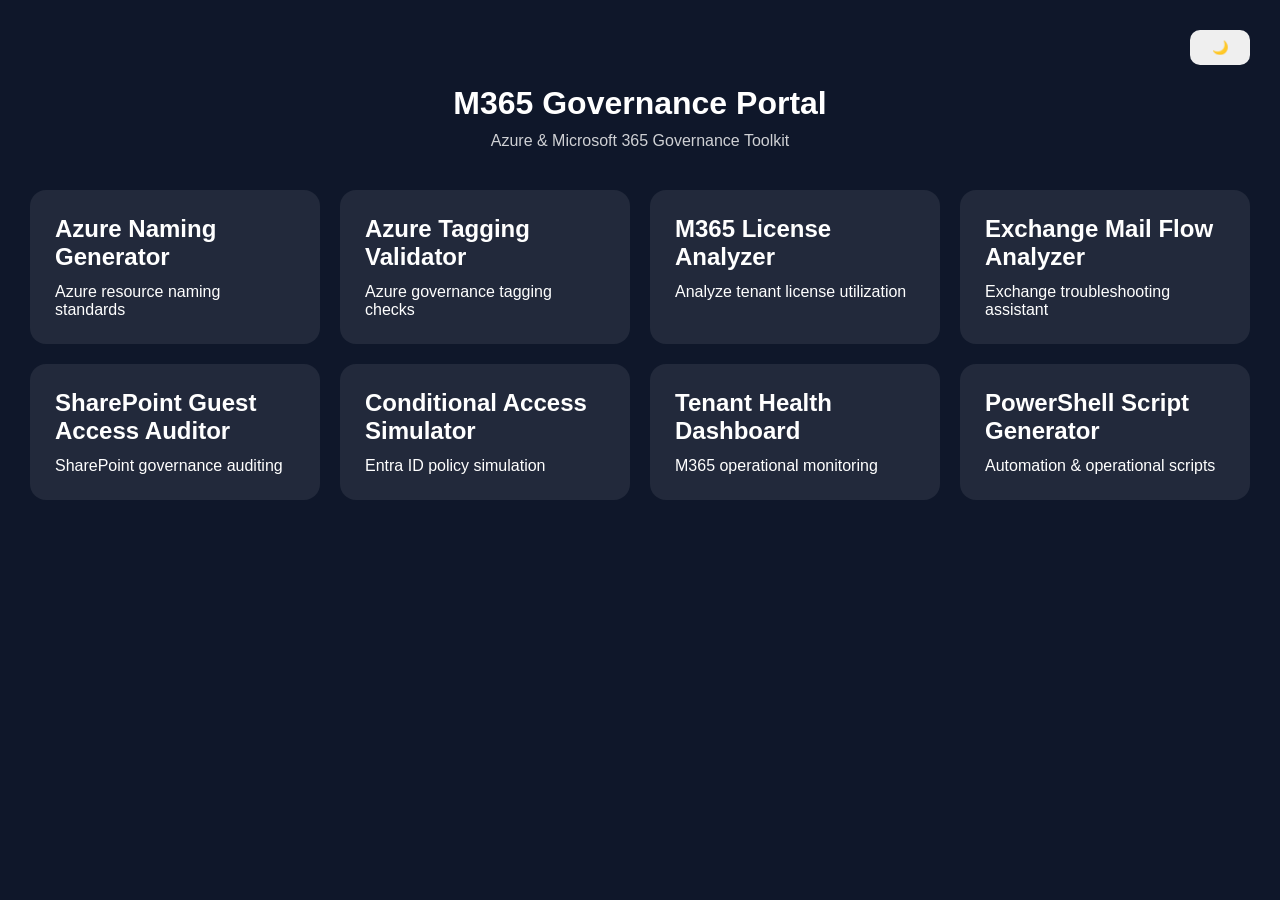
<file: index.html>
<!DOCTYPE html>
<html lang="en">

<head>

    <meta charset="UTF-8">

    <meta name="viewport"
          content="width=device-width, initial-scale=1.0">

    <title>
        M365 Governance Portal
    </title>

    <link rel="stylesheet"
          href="css/style.css">

</head>

<body>

    <div class="container">

        <div class="toolbar">

            <button id="themeToggle">
                🌙
            </button>

        </div>

        <h1>
            M365 Governance Portal
        </h1>

        <p class="subtitle">
            Azure & Microsoft 365 Governance Toolkit
        </p>

        <div class="dashboard">

            <a class="card"
               href="azure-naming-generator/index.html">

                <h2>
                    Azure Naming Generator
                </h2>

                <p>
                    Azure resource naming standards
                </p>

            </a>

            <a class="card"
               href="azure-tagging-validator/index.html">

                <h2>
                    Azure Tagging Validator
                </h2>

                <p>
                    Azure governance tagging checks
                </p>

            </a>

            <a class="card"
               href="m365-license-analyzer/index.html">

                <h2>
                    M365 License Analyzer
                </h2>

                <p>
                    Analyze tenant license utilization
                </p>

            </a>

            <a class="card"
               href="exchange-mailflow-analyzer/index.html">

                <h2>
                    Exchange Mail Flow Analyzer
                </h2>

                <p>
                    Exchange troubleshooting assistant
                </p>

            </a>

            <a class="card"
               href="sharepoint-guest-access-auditor/index.html">

                <h2>
                    SharePoint Guest Access Auditor
                </h2>

                <p>
                    SharePoint governance auditing
                </p>

            </a>

            <a class="card"
               href="conditional-access-simulator/index.html">

                <h2>
                    Conditional Access Simulator
                </h2>

                <p>
                    Entra ID policy simulation
                </p>

            </a>

            <a class="card"
               href="tenant-health-dashboard/index.html">

                <h2>
                    Tenant Health Dashboard
                </h2>

                <p>
                    M365 operational monitoring
                </p>

            </a>

            <a class="card"
               href="powershell-script-generator/index.html">

                <h2>
                    PowerShell Script Generator
                </h2>

                <p>
                    Automation & operational scripts
                </p>

            </a>

        </div>

    </div>

    <script src="js/app.js"></script>

</body>

</html>
</file>
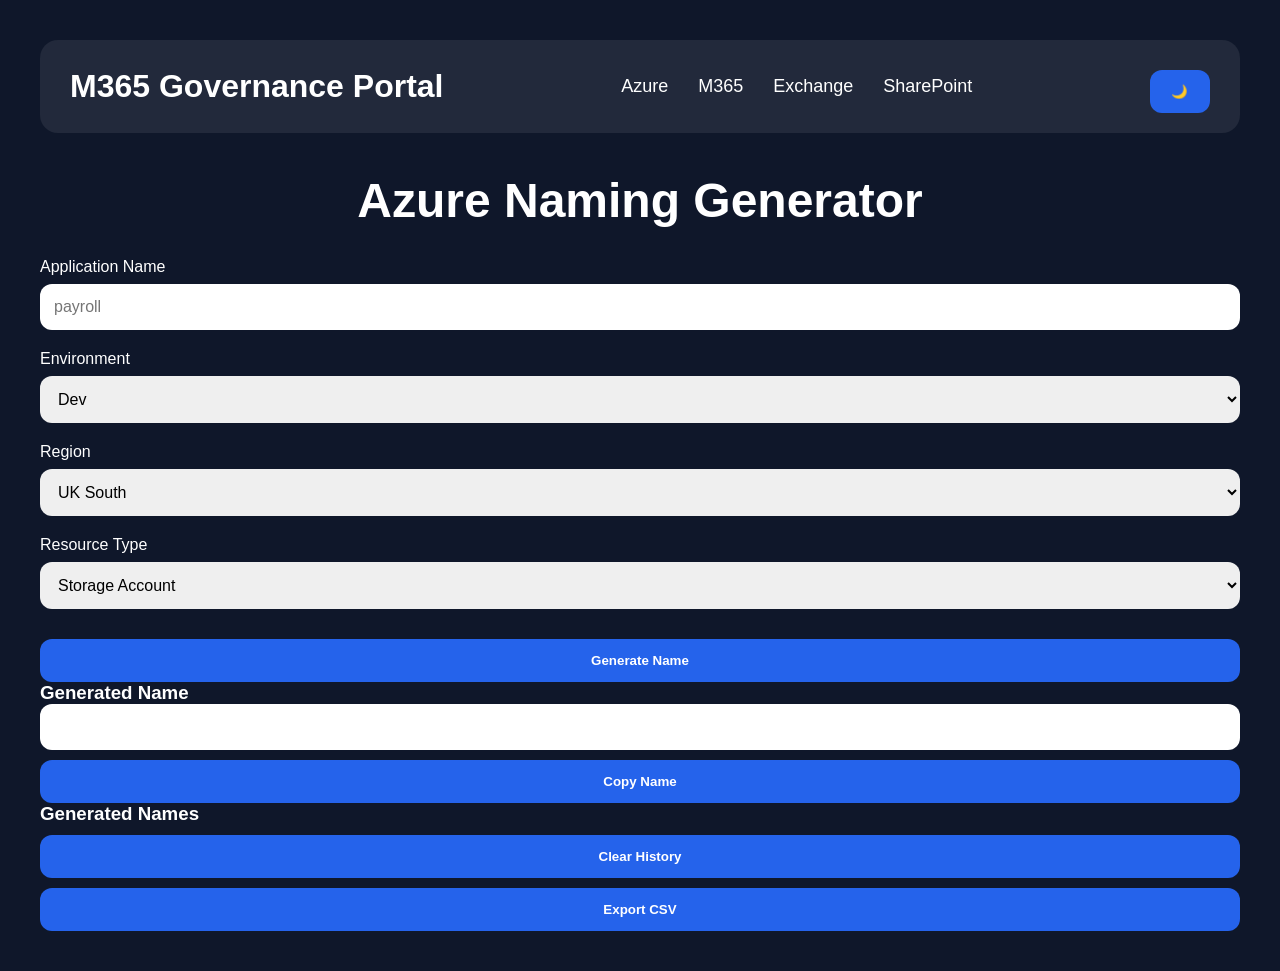
<file: azure-naming-generator/index.html>
<!DOCTYPE html>
<html lang="en">

<head>

    <meta charset="UTF-8">

    <meta name="viewport"
          content="width=device-width, initial-scale=1.0">

    <title>
        Azure Naming Convention Generator
    </title>

    <link rel="stylesheet"
          href="../assets/global.css">

</head>

<body>

    <div id="navbar"></div>

    <div class="container">

        <h1>
            Azure Naming Generator
        </h1>

        <div class="form-group">

            <label>
                Application Name
            </label>

            <input
                type="text"
                id="application"
                placeholder="payroll">

        </div>

        <div class="form-group">

            <label>
                Environment
            </label>

            <select id="environment">

                <option value="dev">
                    Dev
                </option>

                <option value="test">
                    Test
                </option>

                <option value="prod">
                    Prod
                </option>

            </select>

        </div>

        <div class="form-group">

            <label>
                Region
            </label>

            <select id="region">

                <option value="uks">
                    UK South
                </option>

                <option value="ukw">
                    UK West
                </option>

                <option value="weu">
                    West Europe
                </option>

                <option value="eus">
                    East US
                </option>

            </select>

        </div>

        <div class="form-group">

            <label>
                Resource Type
            </label>

            <select id="resourceType">

                <option value="st">
                    Storage Account
                </option>

                <option value="kv">
                    Key Vault
                </option>

                <option value="app">
                    App Service
                </option>

                <option value="rg">
                    Resource Group
                </option>

                <option value="vm">
                    Virtual Machine
                </option>

            </select>

        </div>

        <button onclick="generateName()">

            Generate Name

        </button>

        <div class="output">

            <h3>
                Generated Name
            </h3>

            <input
                type="text"
                id="result"
                readonly>

            <button onclick="copyName()">

                Copy Name

            </button>

        </div>

        <div class="history">

            <h3>
                Generated Names
            </h3>

            <ul id="historyList"></ul>

            <button onclick="clearHistory()">

                Clear History

            </button>

            <button onclick="exportCSV()">

                Export CSV

            </button>

        </div>

    </div>

    <script src="js/app.js"></script>

    <script src="../assets/shared.js"></script>

</body>

</html>
</file>
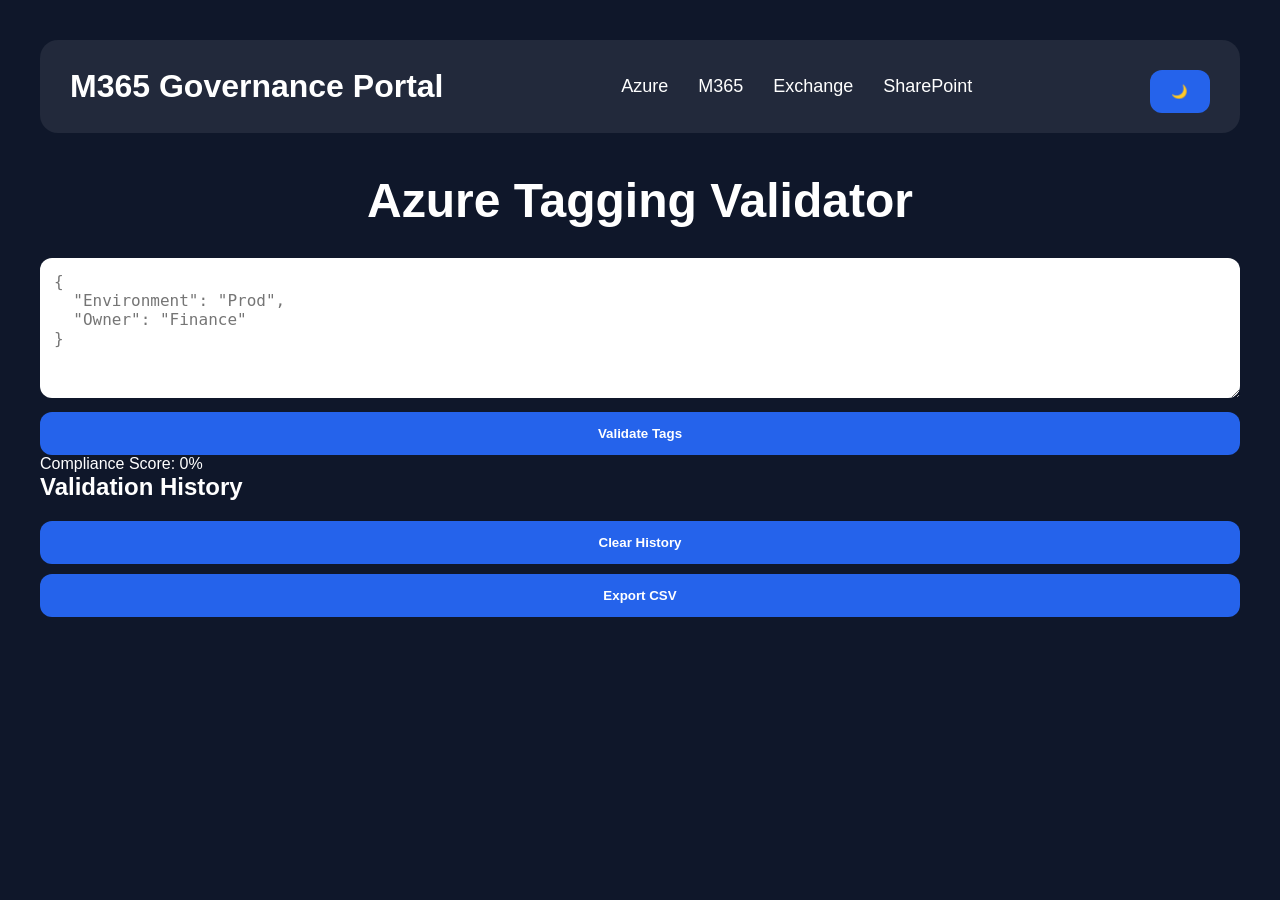
<file: azure-tagging-validator/index.html>
<!DOCTYPE html>
<html lang="en">

<head>

    <meta charset="UTF-8">

    <meta name="viewport"
          content="width=device-width, initial-scale=1.0">

    <title>
        Azure Tagging Validator
    </title>

    <link rel="stylesheet"
          href="../assets/global.css">

</head>

<body>

    <div id="navbar"></div>

    <div class="container">

        <h1>
            Azure Tagging Validator
        </h1>

        <textarea
            id="tagsInput"
            placeholder='{
  "Environment": "Prod",
  "Owner": "Finance"
}'></textarea>

        <button onclick="validateTags()">

            Validate Tags

        </button>

        <div id="scoreContainer">

            <div id="scoreText">

                Compliance Score: 0%

            </div>

            <div id="progressBar">

                <div id="progressFill"></div>

            </div>

        </div>

        <div id="results"></div>

        <div class="history">

            <h2>
                Validation History
            </h2>

            <ul id="historyList"></ul>

            <button onclick="clearHistory()">

                Clear History

            </button>

            <button onclick="exportCSV()">

                Export CSV

            </button>

        </div>

    </div>

    <script src="js/app.js"></script>

    <script src="../assets/shared.js"></script>

</body>

</html>
</file>
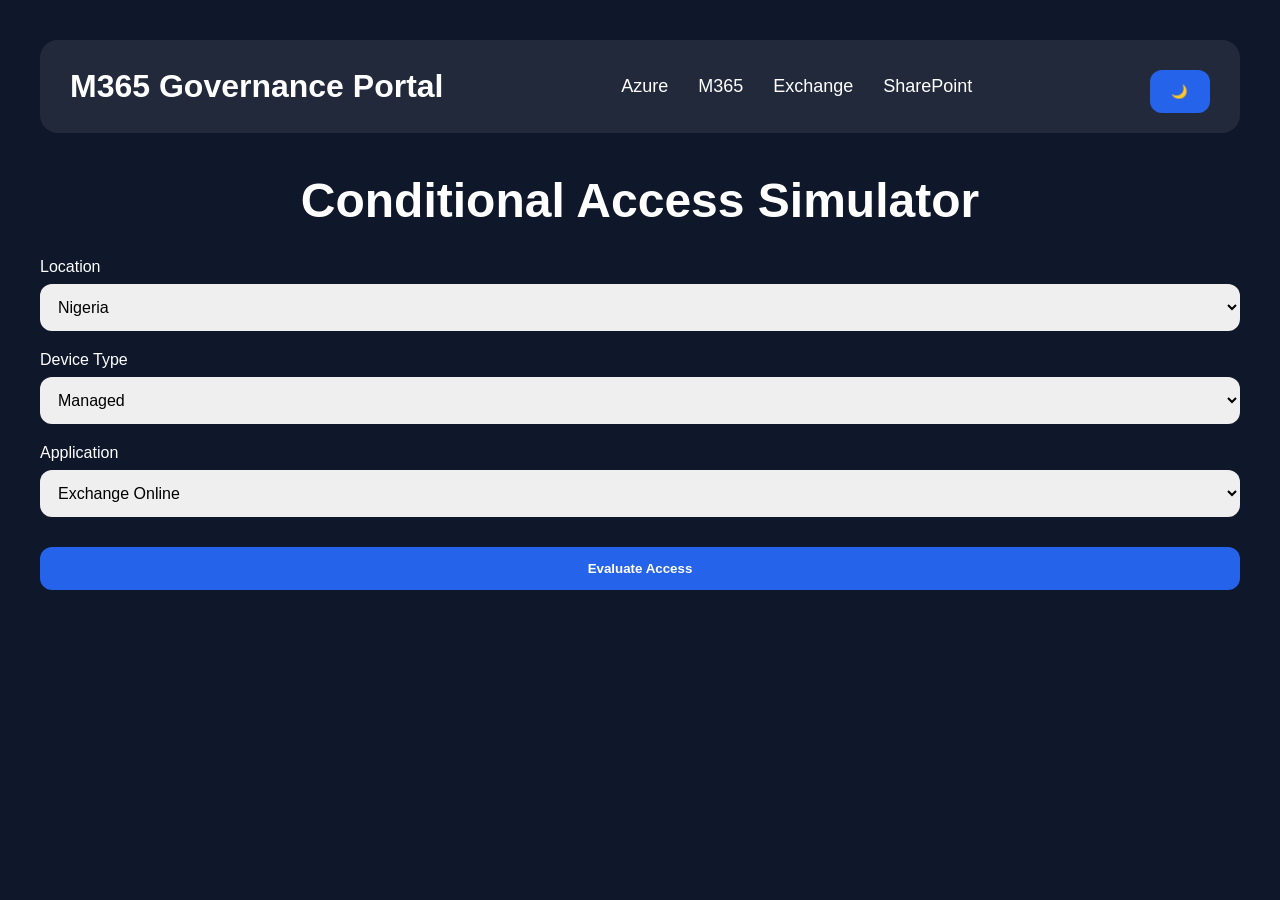
<file: conditional-access-simulator/index.html>
<!DOCTYPE html>
<html lang="en">

<head>

    <meta charset="UTF-8">

    <meta name="viewport"
          content="width=device-width, initial-scale=1.0">

    <title>
        Conditional Access Simulator
    </title>

    <link rel="stylesheet"
          href="../assets/global.css">

</head>

<body>

    <div id="navbar"></div>

    <div class="container">

        <h1>
            Conditional Access Simulator
        </h1>

        <div class="form-group">

            <label>
                Location
            </label>

            <select id="location">

                <option value="Nigeria">
                    Nigeria
                </option>

                <option value="United States">
                    United States
                </option>

                <option value="Russia">
                    Russia
                </option>

            </select>

        </div>

        <div class="form-group">

            <label>
                Device Type
            </label>

            <select id="device">

                <option value="Managed">
                    Managed
                </option>

                <option value="Personal">
                    Personal
                </option>

            </select>

        </div>

        <div class="form-group">

            <label>
                Application
            </label>

            <select id="application">

                <option value="Exchange Online">
                    Exchange Online
                </option>

                <option value="SharePoint Online">
                    SharePoint Online
                </option>

                <option value="Teams">
                    Teams
                </option>

            </select>

        </div>

        <button onclick="evaluateAccess()">

            Evaluate Access

        </button>

        <div id="results"></div>

    </div>

    <script src="js/app.js"></script>

    <script src="../assets/shared.js"></script>

</body>

</html>
</file>
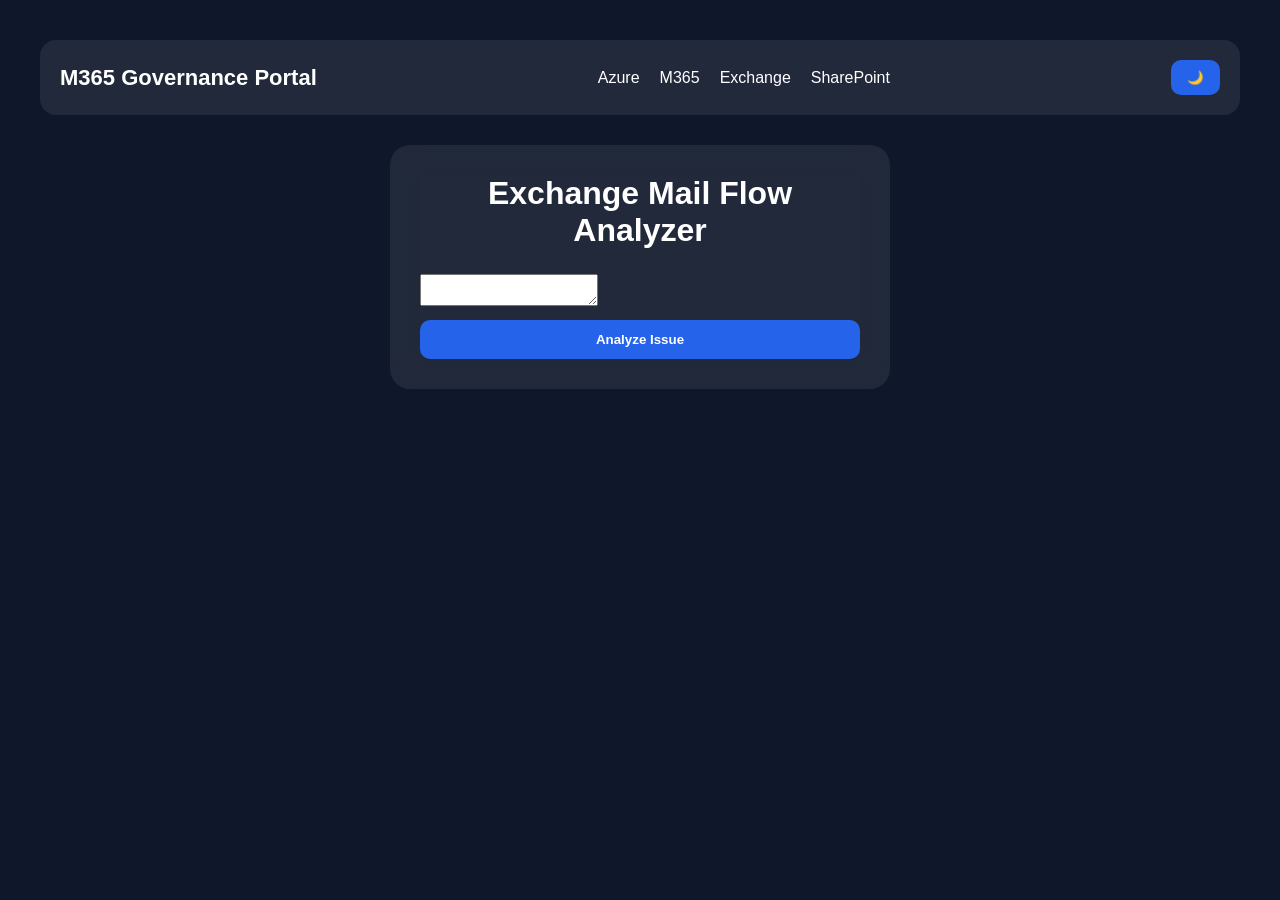
<file: exchange-mailflow-analyzer/index.html>
<!DOCTYPE html>
<html lang="en">

<head>

    <meta charset="UTF-8">

    <meta name="viewport"
          content="width=device-width, initial-scale=1.0">

    <title>
        Exchange Mail Flow Analyzer
    </title>

    <link rel="stylesheet"
          href="css/style.css">

</head>

<body>

    <div id="navbar"></div>

    <div class="container">

        <h1>
            Exchange Mail Flow Analyzer
        </h1>

        <textarea
            id="errorInput"
            placeholder="Enter Exchange error message or SMTP code">
        </textarea>

        <button onclick="analyzeMailFlow()">
            Analyze Issue
        </button>

        <div id="results"></div>

    </div>

    <script src="js/app.js"></script>

<script>

fetch("../components/navbar.html")

.then(response => response.text())

.then(data => {

    document.getElementById(
        "navbar"
    ).innerHTML = data;

});

</script>
</file>
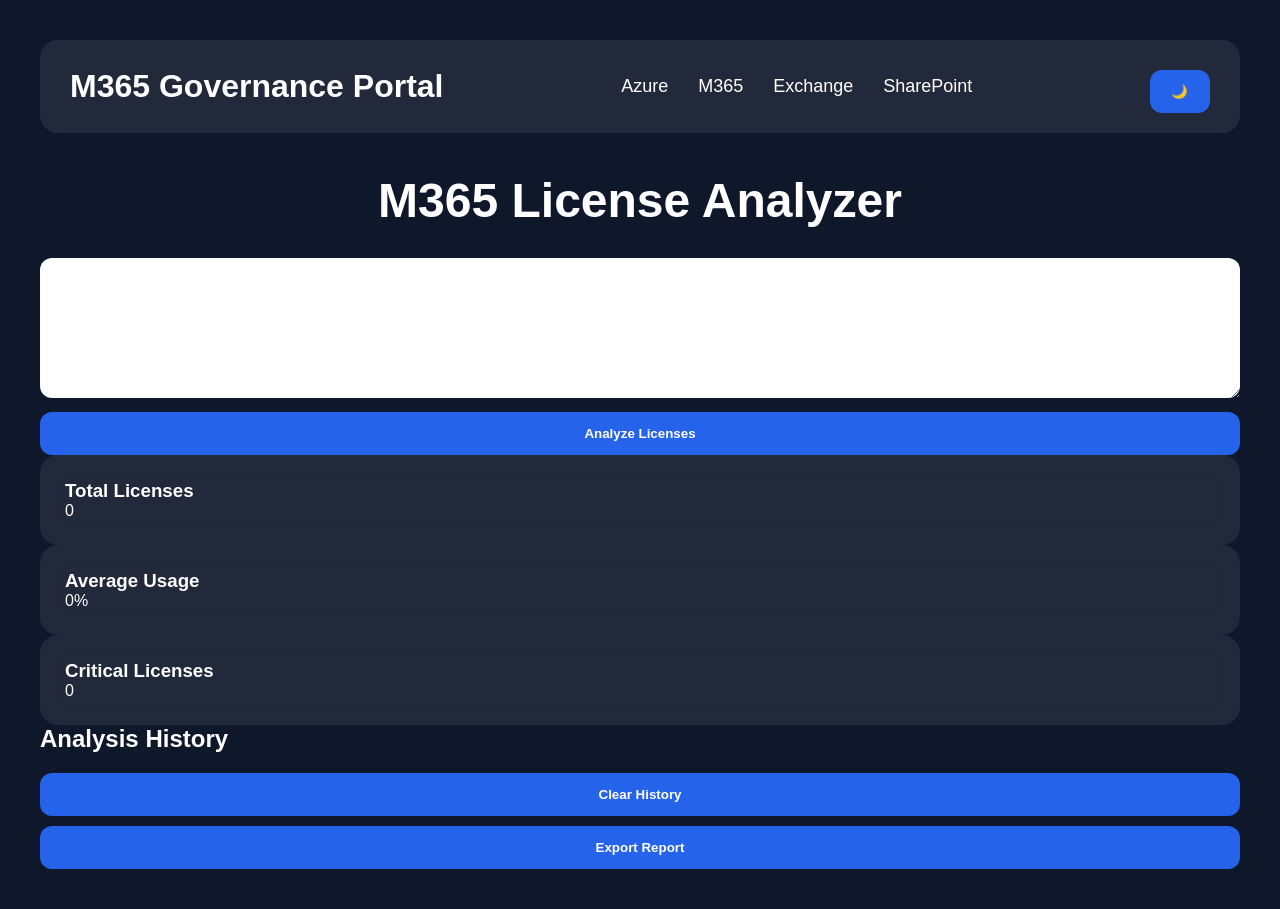
<file: m365-license-analyzer/index.html>
<!DOCTYPE html>
<html lang="en">

<head>

    <meta charset="UTF-8">

    <meta name="viewport"
          content="width=device-width, initial-scale=1.0">

    <title>
        M365 License Analyzer
    </title>

    <link rel="stylesheet"
          href="../assets/global.css">

</head>

<body>

    <div id="navbar"></div>

    <div class="container">

        <h1>
            M365 License Analyzer
        </h1>

        <textarea
            id="licenseInput"
            placeholder='Paste Microsoft Graph License JSON Here'>
        </textarea>

        <button onclick="analyzeLicenses()">

            Analyze Licenses

        </button>

        <div id="dashboard">

            <div class="summary-card">

                <h3>
                    Total Licenses
                </h3>

                <p id="totalLicenses">
                    0
                </p>

            </div>

            <div class="summary-card">

                <h3>
                    Average Usage
                </h3>

                <p id="averageUsage">
                    0%
                </p>

            </div>

            <div class="summary-card">

                <h3>
                    Critical Licenses
                </h3>

                <p id="criticalCount">
                    0
                </p>

            </div>

        </div>

        <div id="results"></div>

        <div class="history">

            <h2>
                Analysis History
            </h2>

            <ul id="historyList"></ul>

            <button onclick="clearHistory()">

                Clear History

            </button>

            <button onclick="exportCSV()">

                Export Report

            </button>

        </div>

    </div>

    <script src="js/app.js"></script>

    <script src="../assets/shared.js"></script>

</body>

</html>
</file>
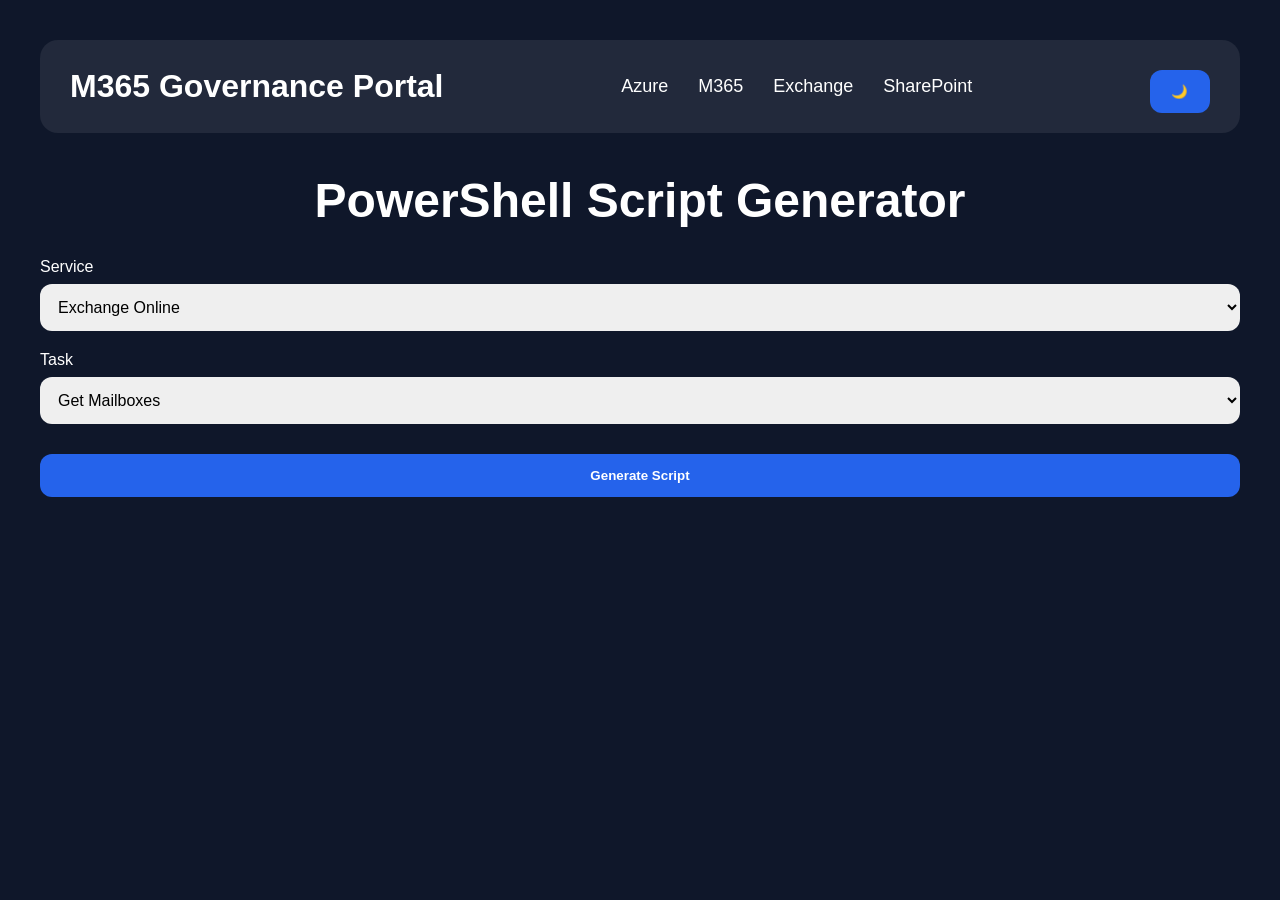
<file: powershell-script-generator/index.html>
<!DOCTYPE html>
<html lang="en">

<head>

    <meta charset="UTF-8">

    <meta name="viewport"
          content="width=device-width, initial-scale=1.0">

    <title>
        PowerShell Script Generator
    </title>

    <link rel="stylesheet"
          href="../assets/global.css">

</head>

<body>

    <div id="navbar"></div>

    <div class="container">

        <h1>
            PowerShell Script Generator
        </h1>

        <div class="form-group">

            <label>
                Service
            </label>

            <select id="service">

                <option value="Exchange">
                    Exchange Online
                </option>

                <option value="SharePoint">
                    SharePoint Online
                </option>

                <option value="Graph">
                    Microsoft Graph
                </option>

                <option value="Azure">
                    Azure
                </option>

            </select>

        </div>

        <div class="form-group">

            <label>
                Task
            </label>

            <select id="task">

                <option value="Mailbox">
                    Get Mailboxes
                </option>

                <option value="Users">
                    List Users
                </option>

                <option value="Connect">
                    Connect Service
                </option>

                <option value="Groups">
                    List Groups
                </option>

            </select>

        </div>

        <button onclick="generateScript()">

            Generate Script

        </button>

        <div id="results"></div>

    </div>

    <script src="js/app.js"></script>

    <script src="../assets/shared.js"></script>

</body>

</html>
</file>
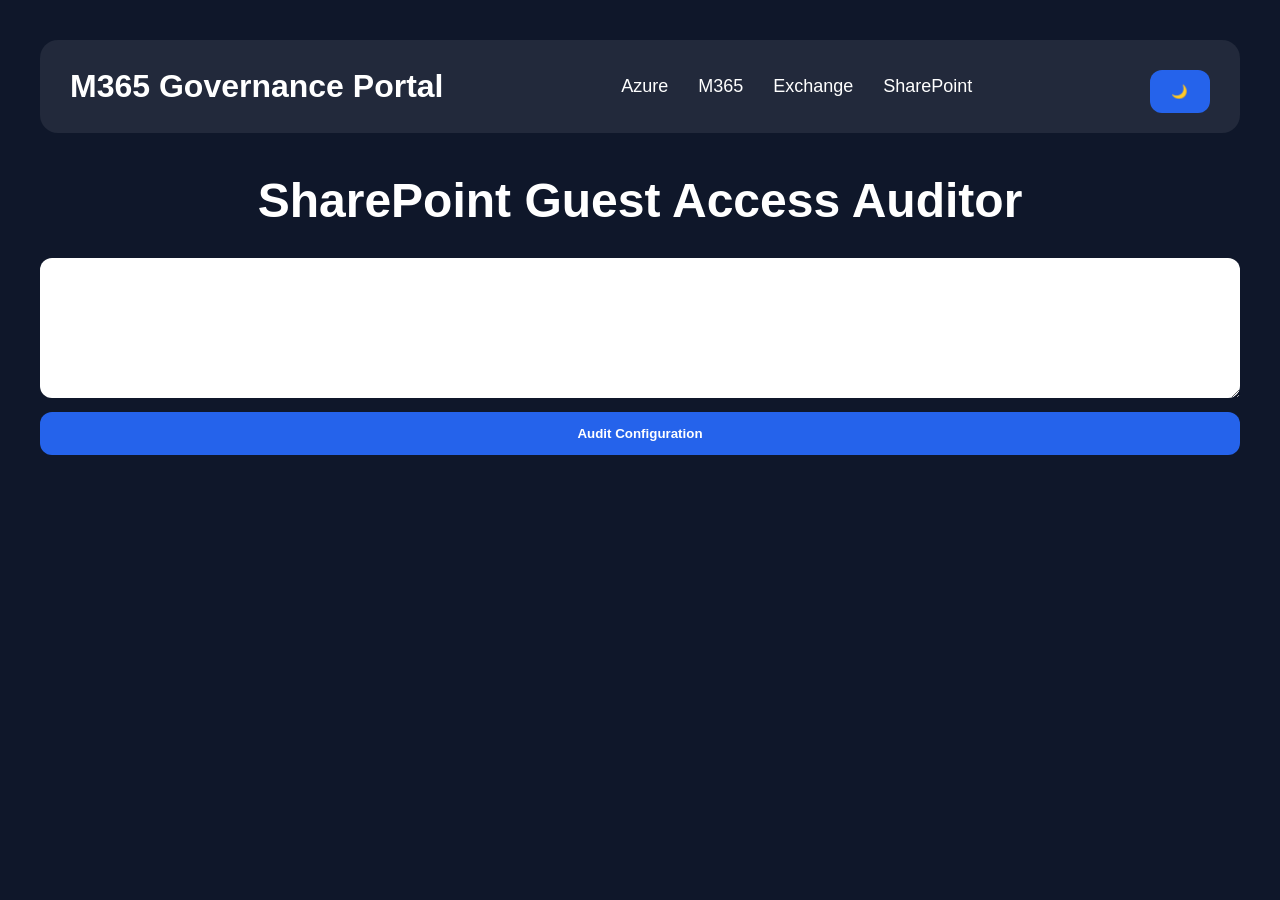
<file: sharepoint-guest-access-auditor/index.html>
<!DOCTYPE html>
<html lang="en">

<head>

    <meta charset="UTF-8">

    <meta name="viewport"
          content="width=device-width, initial-scale=1.0">

    <title>
        SharePoint Guest Access Auditor
    </title>

     <link rel="stylesheet" href="../assets/global.css">

</head>

<body>

    <div id="navbar"></div>

    <div class="container">

        <h1>
            SharePoint Guest Access Auditor
        </h1>

        <textarea
            id="configInput"
            placeholder="Paste SharePoint sharing configuration JSON">
        </textarea>

        <button onclick="auditSharing()">
            Audit Configuration
        </button>

        <div id="results"></div>

    </div>

    <script src="js/app.js"></script>

    <script>

    fetch("../components/navbar.html")

    .then(response => response.text())

    .then(data => {

        document.getElementById(
            "navbar"
        ).innerHTML = data;

    });

    </script>
</file>
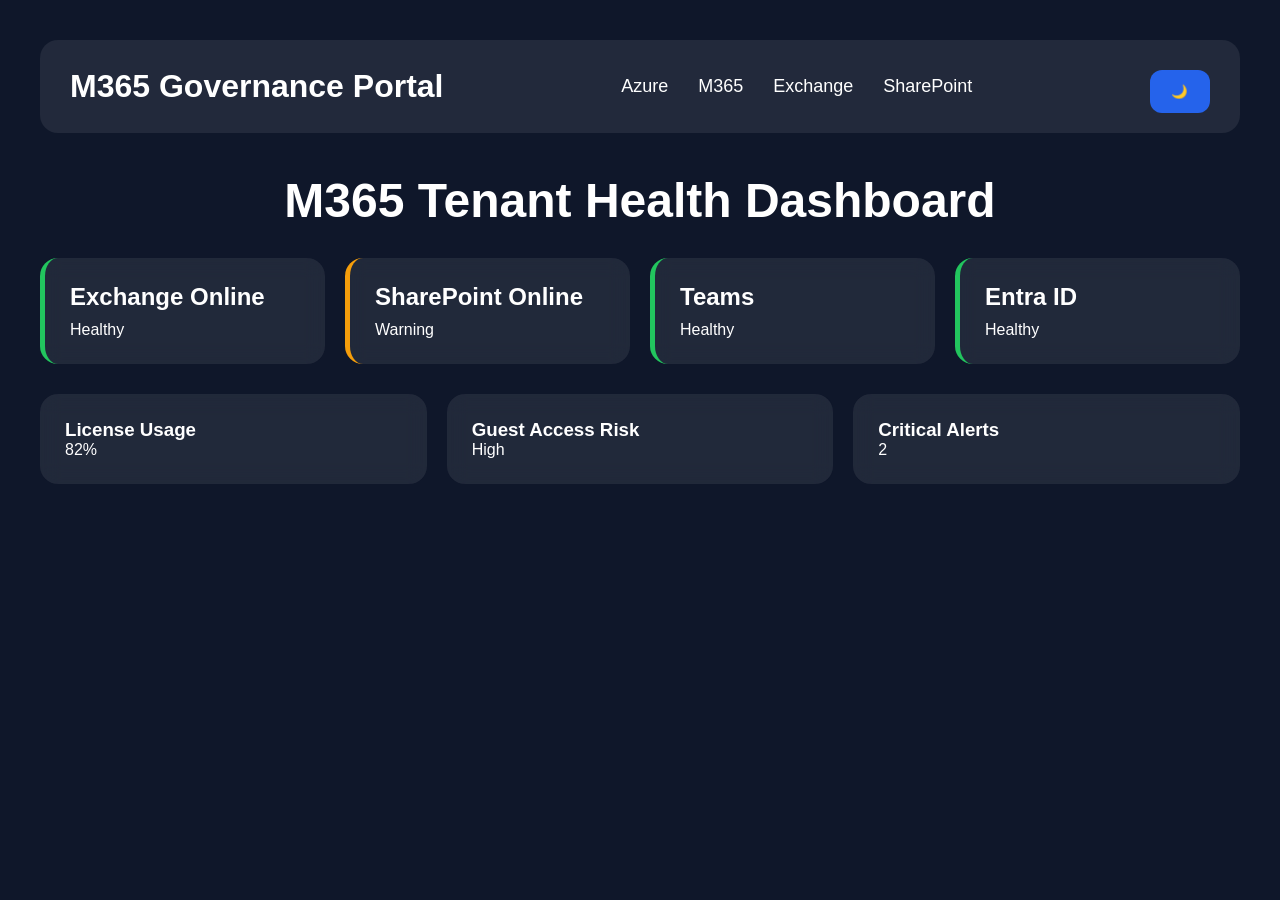
<file: tenant-health-dashboard/index.html>
<!DOCTYPE html>
<html lang="en">

<head>

    <meta charset="UTF-8">

    <meta name="viewport"
          content="width=device-width, initial-scale=1.0">

    <title>
        M365 Tenant Health Dashboard
    </title>

    <link rel="stylesheet" href="../assets/global.css">

</head>

<body>

    <div id="navbar"></div>

    <div class="container">

        <h1>
            M365 Tenant Health Dashboard
        </h1>

        <div class="dashboard">

            <div class="card healthy">

                <h2>
                    Exchange Online
                </h2>

                <p>
                    Healthy
                </p>

            </div>

            <div class="card warning">

                <h2>
                    SharePoint Online
                </h2>

                <p>
                    Warning
                </p>

            </div>

            <div class="card healthy">

                <h2>
                    Teams
                </h2>

                <p>
                    Healthy
                </p>

            </div>

            <div class="card healthy">

                <h2>
                    Entra ID
                </h2>

                <p>
                    Healthy
                </p>

            </div>

        </div>

        <div class="summary">

            <div class="summary-card">

                <h3>
                    License Usage
                </h3>

                <p>
                    82%
                </p>

            </div>

            <div class="summary-card">

                <h3>
                    Guest Access Risk
                </h3>

                <p>
                    High
                </p>

            </div>

            <div class="summary-card">

                <h3>
                    Critical Alerts
                </h3>

                <p>
                    2
                </p>

            </div>

        </div>

    </div>

    <script src="js/app.js"></script>

    <script>

fetch("../components/navbar.html")

.then(response => response.text())

.then(data => {

    document.getElementById(
        "navbar"
    ).innerHTML = data;

});

</script>

</body>

</html>
</file>
<file: css/style.css>
* {

    margin: 0;
    padding: 0;
    box-sizing: border-box;

}

:root {

    --bg: #0f172a;
    --card: rgba(255,255,255,0.08);
    --text: white;
    --button: #2563eb;

}

body.light {

    --bg: #f5f5f5;
    --card: white;
    --text: #222;
    --button: #2563eb;

}

body {

    min-height: 100vh;

    padding: 30px;

    background: var(--bg);

    color: var(--text);

    font-family: "Segoe UI", sans-serif;

}

.container {

    max-width: 1300px;

    margin: auto;

}

h1 {

    text-align: center;

    margin-bottom: 10px;

}

.subtitle {

    text-align: center;

    margin-bottom: 40px;

    opacity: 0.8;

}

.dashboard {

    display: grid;

    grid-template-columns:
        repeat(auto-fit,
        minmax(280px, 1fr));

    gap: 20px;

}

.card {

    padding: 25px;

    border-radius: 16px;

    background: var(--card);

    text-decoration: none;

    color: var(--text);

    transition: 0.3s;

}

.card:hover {

    transform: translateY(-5px);

}

.card h2 {

    margin-bottom: 12px;

}

.toolbar {

    display: flex;

    justify-content: flex-end;

    margin-bottom: 20px;

}

#themeToggle {

    width: 60px;

    padding: 10px;

    border: none;

    border-radius: 10px;

    cursor: pointer;

}

.navbar {

    display: flex;

    justify-content: space-between;

    align-items: center;

    margin-bottom: 40px;

    padding: 20px;

    border-radius: 16px;

    background: rgba(255,255,255,0.08);

}

.logo a {

    color: var(--text);

    text-decoration: none;

    font-size: 22px;

    font-weight: bold;

}

.nav-links {

    display: flex;

    gap: 20px;

}

.nav-links a {

    color: var(--text);

    text-decoration: none;

}

textarea {

    width: 100%;

    min-height: 140px;

    padding: 15px;

    border: none;

    border-radius: 12px;

    resize: vertical;

    margin-bottom: 15px;

    font-family: Consolas, monospace;

    font-size: 14px;

    background: white;

    color: #111;

}
</file>
<file: assets/global.css>
* {

    margin: 0;
    padding: 0;
    box-sizing: border-box;

}

:root {

    --bg: #0f172a;
    --card: rgba(255,255,255,0.08);
    --text: white;
    --button: #2563eb;

}

body.light {

    --bg: #f5f5f5;
    --card: white;
    --text: #222;

}

body {

    min-height: 100vh;

    background: var(--bg);

    color: var(--text);

    font-family: "Segoe UI", sans-serif;

    padding: 40px;

}

.container {

    width: 100%;
    max-width: 1300px;

    margin: auto;

}

h1 {

    text-align: center;

    margin-bottom: 30px;

    font-size: 48px;

}

h2 {

    margin-bottom: 10px;

}

.form-group {

    margin-bottom: 20px;

}

label {

    display: block;

    margin-bottom: 8px;

}

input,
select,
textarea {

    width: 100%;

    padding: 14px;

    border: none;

    border-radius: 12px;

    font-size: 16px;

}

textarea {

    min-height: 140px;

    resize: vertical;

    font-family: Consolas, monospace;

}

button {

    width: 100%;

    padding: 14px;

    border: none;

    border-radius: 12px;

    cursor: pointer;

    background: var(--button);

    color: white;

    font-weight: bold;

    margin-top: 10px;

}

.dashboard {

    display: grid;

    grid-template-columns:
        repeat(auto-fit,
        minmax(250px, 1fr));

    gap: 20px;

    margin-top: 30px;

}

.card,
.summary-card {

    padding: 25px;

    border-radius: 18px;

    background: var(--card);

    backdrop-filter: blur(10px);

}

.summary {

    display: grid;

    grid-template-columns:
        repeat(auto-fit,
        minmax(250px, 1fr));

    gap: 20px;

    margin-top: 30px;

}

.healthy {

    border-left: 5px solid #22c55e;

}

.warning {

    border-left: 5px solid #f59e0b;

}

.critical {

    border-left: 5px solid #ef4444;

}

.navbar {

    display: flex;

    justify-content: space-between;

    align-items: center;

    padding: 20px 30px;

    border-radius: 18px;

    background: var(--card);

    margin-bottom: 40px;

}

.logo a {

    color: var(--text);

    text-decoration: none;

    font-size: 32px;

    font-weight: bold;

}

.nav-links {

    display: flex;

    gap: 30px;

}

.nav-links a {

    color: var(--text);

    text-decoration: none;

    font-size: 18px;

}

#themeToggle {

    width: 60px;

}

.toast {

    position: fixed;

    bottom: 30px;

    right: 30px;

    background: #2563eb;

    color: white;

    padding: 14px 20px;

    border-radius: 12px;

    opacity: 0;

    transform: translateY(20px);

    transition: 0.3s;

    z-index: 9999;

}

.toast.show {

    opacity: 1;

    transform: translateY(0);

}
</file>
<file: exchange-mailflow-analyzer/css/style.css>
:root {

    --bg: #0f172a;
    --card: rgba(255,255,255,0.08);
    --text: white;
    --button: #2563eb;

}

body.light {

    --bg: #f5f5f5;
    --card: white;
    --text: #222;
    --button: #2563eb;

}

* {
    margin: 0;
    padding: 0;
    box-sizing: border-box;
}

body {

    min-height: 100vh;

    background: var(--bg);

    font-family: Segoe UI, sans-serif;

    color: var(--text);

    padding: 40px;

}

.container {

    max-width: 500px;

    margin: auto;

    padding: 30px;

    border-radius: 20px;

    background: var(--card);

    backdrop-filter: blur(15px);

    color: var(--text);

}

h1 {

    text-align: center;

    margin-bottom: 25px;
}

.form-group {

    margin-bottom: 15px;
}

label {

    display: block;

    margin-bottom: 5px;
}

input,
select {

    width: 100%;

    padding: 12px;

    border: none;

    border-radius: 10px;
}

button {

    width: 100%;

    padding: 12px;

    border: none;

    border-radius: 10px;

    cursor: pointer;

    margin-top: 10px;

    background: var(--button);

    color: white;

    font-weight: bold;
}

.output {

    margin-top: 20px;
}

#result {

    background: white;

    font-weight: bold;
}

.history {

    margin-top: 25px;

}

.history ul {

    list-style: none;

    padding: 0;

}

.history li {

    padding: 10px;

    margin-top: 8px;

    border-radius: 8px;

    background: rgba(255,255,255,0.1);

}

.back-button {

    display: inline-block;

    margin-bottom: 20px;

    text-decoration: none;

    color: white;

    background: #2563eb;

    padding: 10px 16px;

    border-radius: 10px;

}

.navbar {

    display: flex;

    justify-content: space-between;

    align-items: center;

    max-width: 1200px;

    margin: 0 auto 30px auto;

    padding: 20px;

    border-radius: 16px;

    background: rgba(255,255,255,0.08);

}

.navbar button {

    width: auto;

    padding: 10px 16px;

    margin-top: 0;

}

.logo a {

    color: white;

    text-decoration: none;

    font-size: 22px;

    font-weight: bold;

}

.nav-links {

    display: flex;

    gap: 20px;

}

.nav-links a {

    color: white;

    text-decoration: none;

    font-size: 16px;

}
</file>
